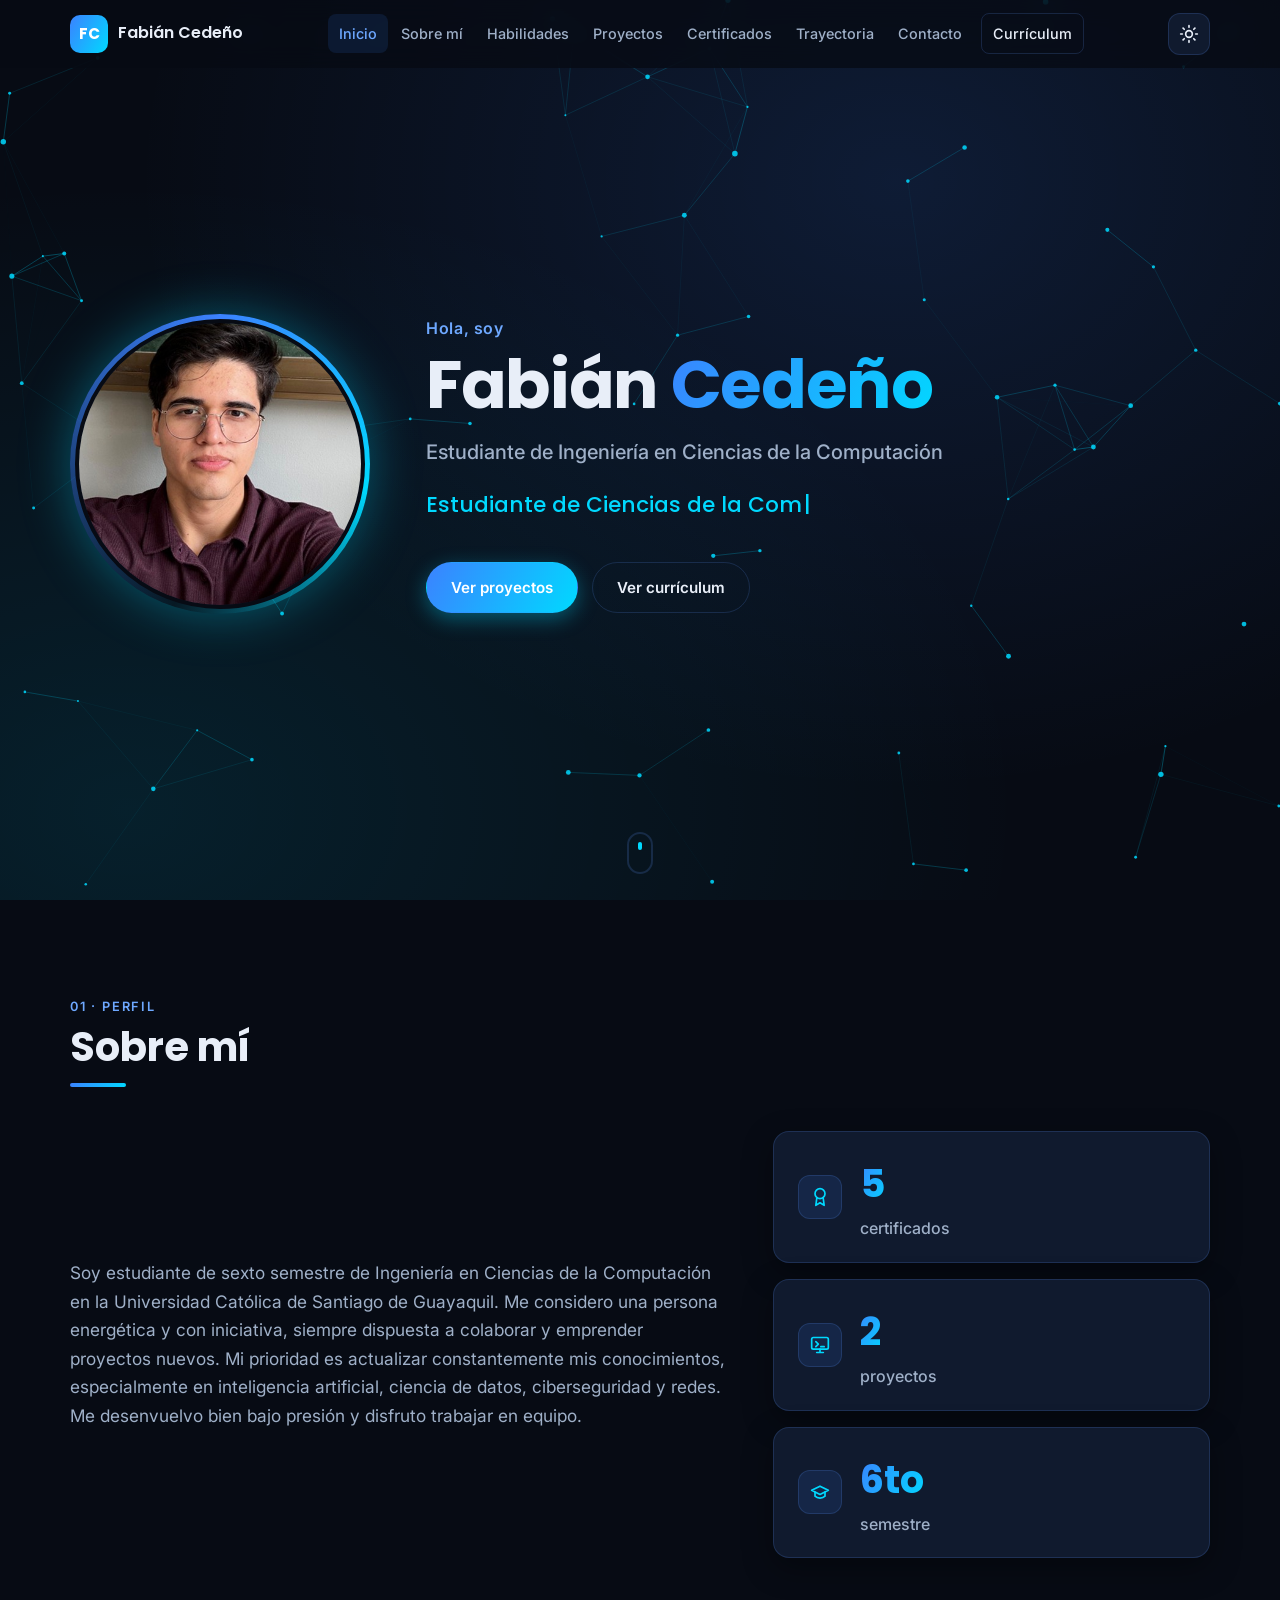
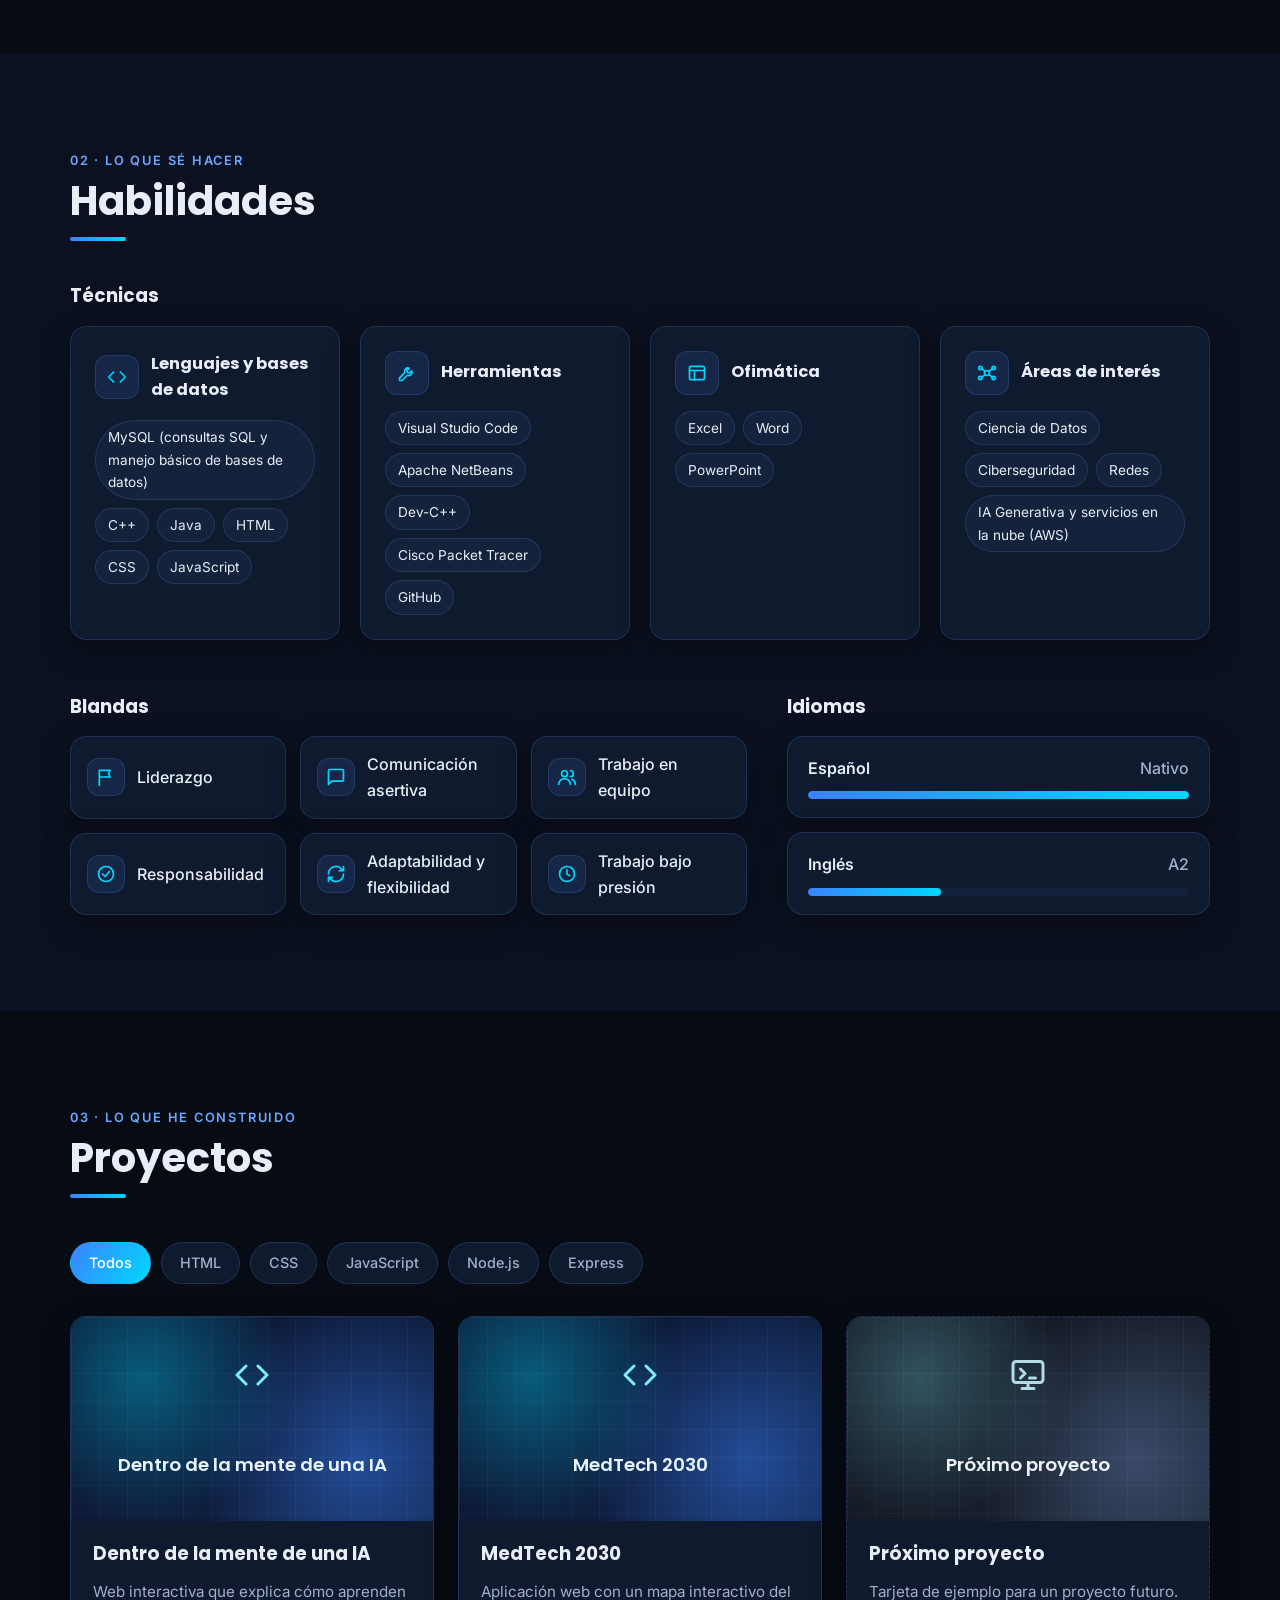
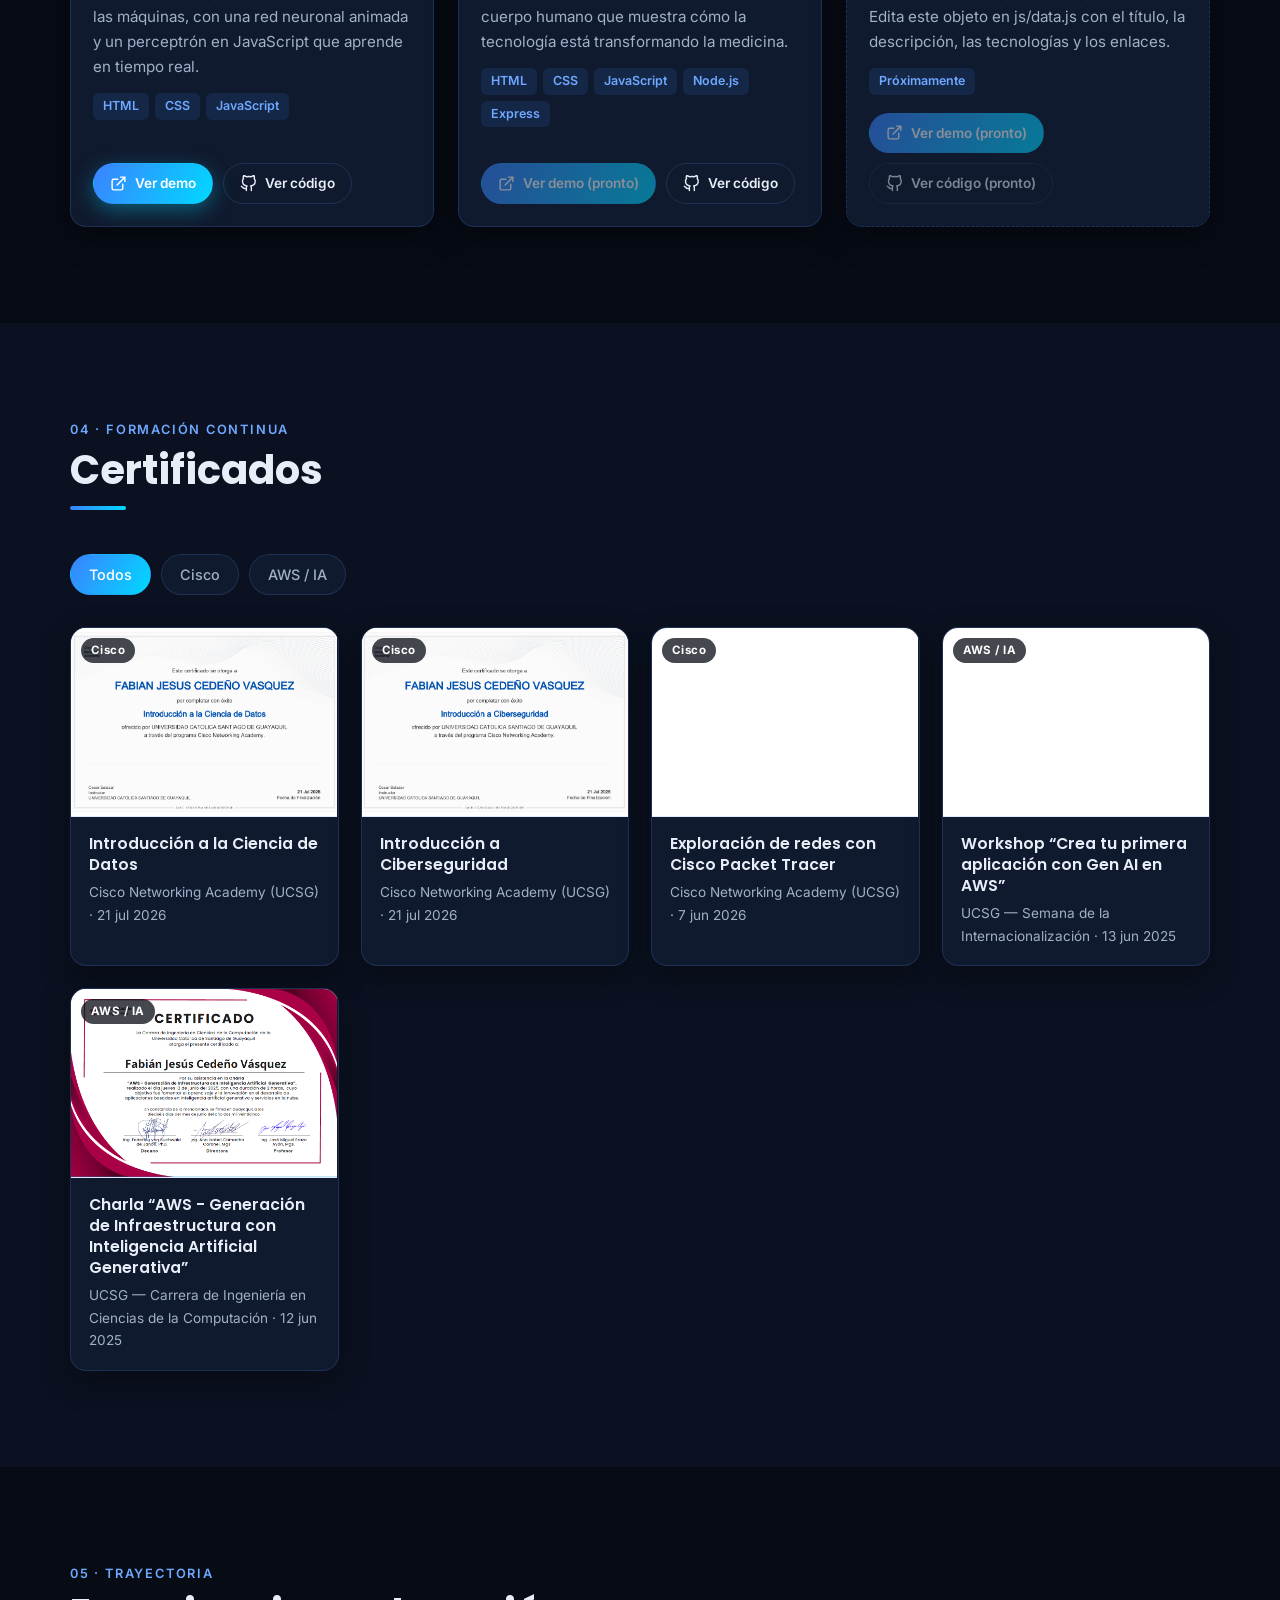
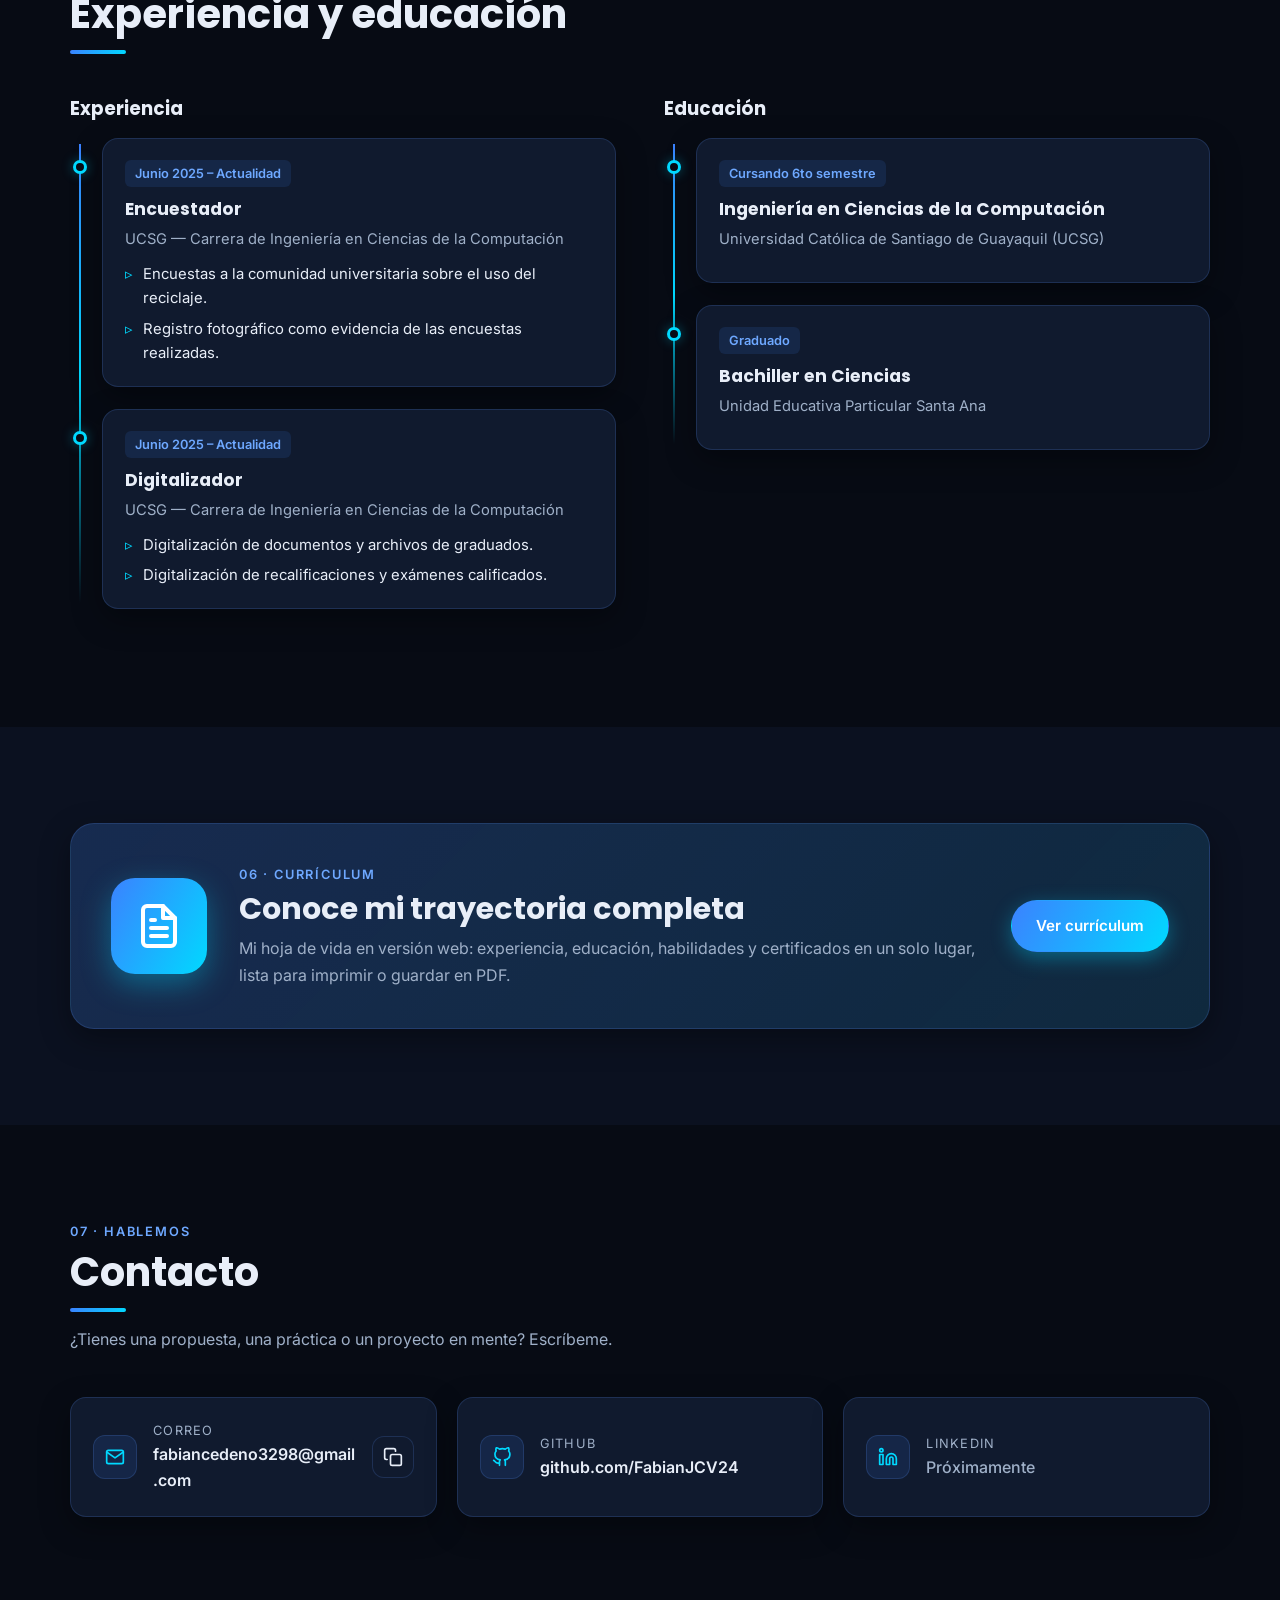
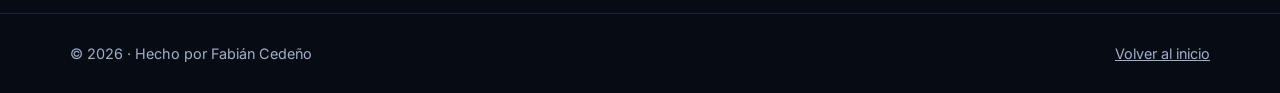
<file: index.html>
<!DOCTYPE html>
<html lang="es" data-theme="dark">
<head>
  <meta charset="UTF-8">
  <meta name="viewport" content="width=device-width, initial-scale=1">
  <title>Fabián Cedeño | Portafolio</title>
  <meta name="description" content="Portafolio de Fabián Cedeño, estudiante de Ingeniería en Ciencias de la Computación: proyectos, certificados, habilidades y contacto.">
  <meta name="theme-color" content="#070b14">

  <!-- Aplica el tema guardado antes de pintar la página (evita parpadeo) -->
  <script>
    try {
      var t = localStorage.getItem("fc-tema");
      if (t === "light" || t === "dark") document.documentElement.setAttribute("data-theme", t);
    } catch (e) { /* almacenamiento no disponible: se usa el tema oscuro */ }
  </script>

  <link rel="preconnect" href="https://fonts.googleapis.com">
  <link rel="preconnect" href="https://fonts.gstatic.com" crossorigin>
  <link href="https://fonts.googleapis.com/css2?family=Inter:wght@400;500;600&family=Poppins:wght@500;600;700&display=swap" rel="stylesheet">
  <link rel="stylesheet" href="css/styles.css">
</head>
<body>
  <a class="skip-link" href="#contenido">Saltar al contenido</a>

  <!-- ================= Barra de navegación fija ================= -->
  <header class="navbar" id="navbar">
    <nav class="navbar__inner container" aria-label="Principal">
      <a class="navbar__logo" href="#inicio" aria-label="Fabián Cedeño, ir al inicio">
        <span class="logo-mark">FC</span><span class="navbar__logo-text">Fabián Cedeño</span>
      </a>

      <ul class="navbar__links" id="menu">
        <li><a href="#inicio" class="nav-link">Inicio</a></li>
        <li><a href="#sobre-mi" class="nav-link">Sobre mí</a></li>
        <li><a href="#habilidades" class="nav-link">Habilidades</a></li>
        <li><a href="#proyectos" class="nav-link">Proyectos</a></li>
        <li><a href="#certificados" class="nav-link">Certificados</a></li>
        <li><a href="#trayectoria" class="nav-link">Trayectoria</a></li>
        <li><a href="#contacto" class="nav-link">Contacto</a></li>
        <li><a href="cv.html" class="nav-link nav-link--cv">Currículum</a></li>
      </ul>

      <div class="navbar__actions">
        <button class="icon-btn theme-toggle" type="button" aria-label="Cambiar a modo claro">
          <svg class="icon-sun" viewBox="0 0 24 24" aria-hidden="true"><circle cx="12" cy="12" r="4"/><path d="M12 2v2M12 20v2M4.9 4.9l1.4 1.4M17.7 17.7l1.4 1.4M2 12h2M20 12h2M4.9 19.1l1.4-1.4M17.7 6.3l1.4-1.4"/></svg>
          <svg class="icon-moon" viewBox="0 0 24 24" aria-hidden="true"><path d="M21 12.8A9 9 0 1 1 11.2 3a7 7 0 0 0 9.8 9.8z"/></svg>
        </button>
        <button class="icon-btn navbar__toggle" id="menu-toggle" type="button" aria-label="Abrir menú" aria-expanded="false" aria-controls="menu">
          <span class="burger" aria-hidden="true"><span></span><span></span><span></span></span>
        </button>
      </div>
    </nav>
  </header>

  <main id="contenido">
    <!-- ================= 1. Hero ================= -->
    <section class="hero" id="inicio" aria-labelledby="hero-nombre">
      <canvas class="hero__canvas" id="red-nodos" aria-hidden="true"></canvas>
      <div class="hero__content container">
        <div class="hero__photo">
          <div class="photo-ring">
            <div class="photo-frame" id="hero-foto"></div>
          </div>
        </div>
        <div class="hero__text">
          <p class="hero__greeting">Hola, soy</p>
          <h1 class="hero__name" id="hero-nombre"></h1>
          <p class="hero__title" id="hero-titulo"></p>
          <p class="hero__typing">
            <span class="sr-only" id="frases-sr"></span>
            <span aria-hidden="true"><span id="typing-text"></span><span class="cursor">|</span></span>
          </p>
          <div class="hero__buttons">
            <a href="#proyectos" class="btn btn--primary">Ver proyectos</a>
            <a href="cv.html" class="btn btn--ghost">Ver currículum</a>
          </div>
        </div>
      </div>
      <a href="#sobre-mi" class="hero__scroll" aria-label="Bajar a Sobre mí"><span></span></a>
    </section>

    <!-- ================= 2. Sobre mí ================= -->
    <section class="section" id="sobre-mi" aria-labelledby="t-sobre">
      <div class="container">
        <header class="section__head reveal">
          <p class="section__kicker">01 · Perfil</p>
          <h2 class="section__title" id="t-sobre">Sobre mí</h2>
        </header>
        <div class="about">
          <p class="about__text reveal" id="sobre-texto"></p>
          <ul class="stats reveal" id="estadisticas"></ul>
        </div>
      </div>
    </section>

    <!-- ================= 3. Habilidades ================= -->
    <section class="section section--alt" id="habilidades" aria-labelledby="t-hab">
      <div class="container">
        <header class="section__head reveal">
          <p class="section__kicker">02 · Lo que sé hacer</p>
          <h2 class="section__title" id="t-hab">Habilidades</h2>
        </header>

        <h3 class="subhead reveal">Técnicas</h3>
        <div class="skills-grid" id="hab-tecnicas"></div>

        <div class="skills-bottom">
          <div>
            <h3 class="subhead reveal">Blandas</h3>
            <ul class="soft-grid" id="hab-blandas"></ul>
          </div>
          <div>
            <h3 class="subhead reveal">Idiomas</h3>
            <ul class="lang-list" id="idiomas"></ul>
          </div>
        </div>
      </div>
    </section>

    <!-- ================= 4. Proyectos ================= -->
    <section class="section" id="proyectos" aria-labelledby="t-proy">
      <div class="container">
        <header class="section__head reveal">
          <p class="section__kicker">03 · Lo que he construido</p>
          <h2 class="section__title" id="t-proy">Proyectos</h2>
        </header>
        <div class="filters reveal" id="filtros-proyectos" role="group" aria-label="Filtrar proyectos por tecnología"></div>
        <div class="projects-grid" id="lista-proyectos"></div>
      </div>
    </section>

    <!-- ================= 5. Certificados ================= -->
    <section class="section section--alt" id="certificados" aria-labelledby="t-cert">
      <div class="container">
        <header class="section__head reveal">
          <p class="section__kicker">04 · Formación continua</p>
          <h2 class="section__title" id="t-cert">Certificados</h2>
        </header>
        <div class="filters reveal" id="filtros-certificados" role="group" aria-label="Filtrar certificados"></div>
        <ul class="certs-grid" id="lista-certificados"></ul>
      </div>
    </section>

    <!-- ================= 6. Experiencia y educación ================= -->
    <section class="section" id="trayectoria" aria-labelledby="t-tray">
      <div class="container">
        <header class="section__head reveal">
          <p class="section__kicker">05 · Trayectoria</p>
          <h2 class="section__title" id="t-tray">Experiencia y educación</h2>
        </header>
        <div class="timelines">
          <div>
            <h3 class="subhead reveal">Experiencia</h3>
            <ol class="timeline" id="linea-experiencia"></ol>
          </div>
          <div>
            <h3 class="subhead reveal">Educación</h3>
            <ol class="timeline" id="linea-educacion"></ol>
          </div>
        </div>
      </div>
    </section>

    <!-- ================= 7. Currículum ================= -->
    <section class="section section--alt" id="curriculum" aria-labelledby="t-cv">
      <div class="container">
        <div class="cv-card reveal">
          <div class="cv-card__icon" aria-hidden="true">
            <svg viewBox="0 0 24 24"><path d="M14 2H6a2 2 0 0 0-2 2v16a2 2 0 0 0 2 2h12a2 2 0 0 0 2-2V8z"/><path d="M14 2v6h6M8 13h8M8 17h8M8 9h2"/></svg>
          </div>
          <div class="cv-card__text">
            <p class="section__kicker">06 · Currículum</p>
            <h2 class="cv-card__title" id="t-cv">Conoce mi trayectoria completa</h2>
            <p>Mi hoja de vida en versión web: experiencia, educación, habilidades y certificados en un solo lugar, lista para imprimir o guardar en PDF.</p>
          </div>
          <a href="cv.html" class="btn btn--primary">Ver currículum</a>
        </div>
      </div>
    </section>

    <!-- ================= 8. Contacto ================= -->
    <section class="section" id="contacto" aria-labelledby="t-cont">
      <div class="container">
        <header class="section__head reveal">
          <p class="section__kicker">07 · Hablemos</p>
          <h2 class="section__title" id="t-cont">Contacto</h2>
          <p class="section__lead">¿Tienes una propuesta, una práctica o un proyecto en mente? Escríbeme.</p>
        </header>
        <div class="contact-grid" id="contacto-lista"></div>
      </div>
    </section>
  </main>

  <!-- ================= 9. Footer ================= -->
  <footer class="footer">
    <div class="container footer__inner">
      <p>© <span id="anio"></span> · Hecho por Fabián Cedeño</p>
      <a href="#inicio" class="footer__top">Volver al inicio</a>
    </div>
  </footer>

  <!-- Botón volver arriba -->
  <button class="back-to-top" id="volver-arriba" type="button" aria-label="Volver arriba">
    <svg viewBox="0 0 24 24" aria-hidden="true"><path d="M12 19V5M5 12l7-7 7 7"/></svg>
  </button>

  <!-- Aviso temporal (ej. "Correo copiado") -->
  <div class="toast" id="toast" role="status" aria-live="polite"></div>

  <!-- Lightbox de certificados -->
  <dialog class="lightbox" id="lightbox" aria-labelledby="lb-titulo">
    <div class="lightbox__box">
      <button class="icon-btn lightbox__close" type="button" id="lb-cerrar" aria-label="Cerrar">
        <svg viewBox="0 0 24 24" aria-hidden="true"><path d="M18 6 6 18M6 6l12 12"/></svg>
      </button>
      <div class="lightbox__media" id="lb-media"></div>
      <div class="lightbox__info">
        <h3 id="lb-titulo"></h3>
        <dl id="lb-datos"></dl>
        <div class="lightbox__nav">
          <button class="btn btn--ghost btn--sm" type="button" id="lb-prev" aria-label="Certificado anterior">← Anterior</button>
          <span id="lb-contador" class="lightbox__count"></span>
          <button class="btn btn--ghost btn--sm" type="button" id="lb-next" aria-label="Certificado siguiente">Siguiente →</button>
        </div>
      </div>
    </div>
  </dialog>

  <script src="js/data.js"></script>
  <script src="js/main.js"></script>
</body>
</html>
</file>
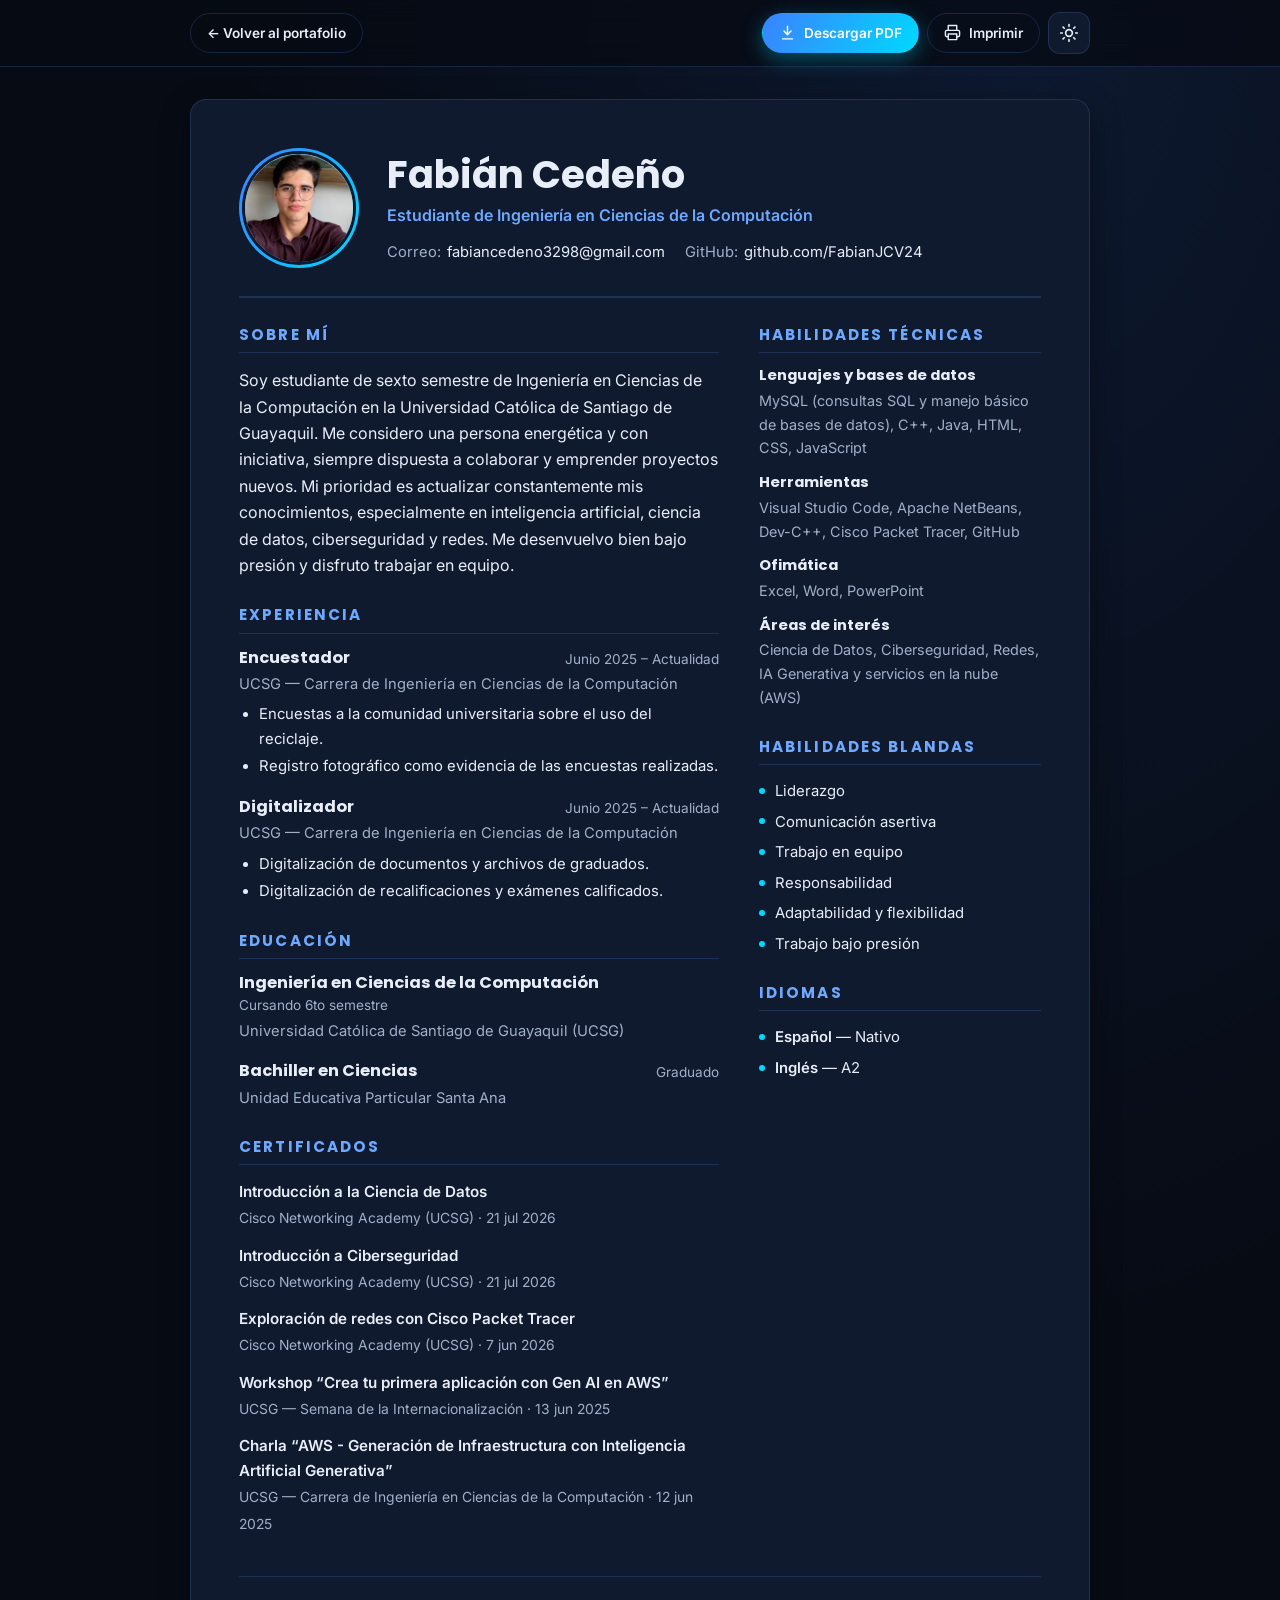
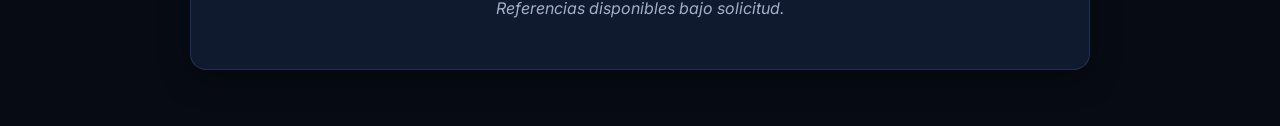
<file: cv.html>
<!DOCTYPE html>
<html lang="es" data-theme="dark">
<head>
  <meta charset="UTF-8">
  <meta name="viewport" content="width=device-width, initial-scale=1">
  <title>Currículum | Fabián Cedeño</title>
  <meta name="description" content="Hoja de vida de Fabián Cedeño, estudiante de Ingeniería en Ciencias de la Computación.">
  <meta name="theme-color" content="#070b14">

  <!-- Mismo tema que el portafolio (se comparte por localStorage) -->
  <script>
    try {
      var t = localStorage.getItem("fc-tema");
      if (t === "light" || t === "dark") document.documentElement.setAttribute("data-theme", t);
    } catch (e) { /* almacenamiento no disponible: se usa el tema oscuro */ }
  </script>

  <link rel="preconnect" href="https://fonts.googleapis.com">
  <link rel="preconnect" href="https://fonts.gstatic.com" crossorigin>
  <link href="https://fonts.googleapis.com/css2?family=Inter:wght@400;500;600&family=Poppins:wght@500;600;700&display=swap" rel="stylesheet">
  <link rel="stylesheet" href="css/styles.css">
  <link rel="stylesheet" href="css/cv.css">
</head>
<body class="cv-page">
  <!-- Barra de acciones (no se imprime) -->
  <header class="cv-toolbar">
    <div class="cv-toolbar__inner">
      <a href="index.html" class="btn btn--ghost btn--sm">← Volver al portafolio</a>
      <div class="cv-toolbar__actions">
        <a href="assets/cv/CV-Fabian-Cedeno.pdf" download class="btn btn--primary btn--sm" id="btn-descargar">
          <svg viewBox="0 0 24 24" aria-hidden="true"><path d="M12 3v12M7 10l5 5 5-5M5 21h14"/></svg>
          Descargar PDF
        </a>
        <button type="button" class="btn btn--ghost btn--sm" id="btn-imprimir">
          <svg viewBox="0 0 24 24" aria-hidden="true"><path d="M6 9V2h12v7M6 18H4a2 2 0 0 1-2-2v-5a2 2 0 0 1 2-2h16a2 2 0 0 1 2 2v5a2 2 0 0 1-2 2h-2"/><rect x="6" y="14" width="12" height="8"/></svg>
          Imprimir
        </button>
        <button class="icon-btn theme-toggle" type="button" aria-label="Cambiar a modo claro">
          <svg class="icon-sun" viewBox="0 0 24 24" aria-hidden="true"><circle cx="12" cy="12" r="4"/><path d="M12 2v2M12 20v2M4.9 4.9l1.4 1.4M17.7 17.7l1.4 1.4M2 12h2M20 12h2M4.9 19.1l1.4-1.4M17.7 6.3l1.4-1.4"/></svg>
          <svg class="icon-moon" viewBox="0 0 24 24" aria-hidden="true"><path d="M21 12.8A9 9 0 1 1 11.2 3a7 7 0 0 0 9.8 9.8z"/></svg>
        </button>
      </div>
    </div>
  </header>

  <!-- Hoja de vida (se construye desde data.js) -->
  <main class="cv-sheet" id="cv">
    <header class="cv-header">
      <div class="cv-header__photo" id="cv-foto"></div>
      <div>
        <h1 class="cv-header__name" id="cv-nombre"></h1>
        <p class="cv-header__title" id="cv-titulo"></p>
        <ul class="cv-header__contact" id="cv-contacto"></ul>
      </div>
    </header>

    <div class="cv-body">
      <div class="cv-main">
        <section class="cv-section" aria-labelledby="cv-t-sobre">
          <h2 id="cv-t-sobre">Sobre mí</h2>
          <p id="cv-sobre"></p>
        </section>
        <section class="cv-section" aria-labelledby="cv-t-exp">
          <h2 id="cv-t-exp">Experiencia</h2>
          <div id="cv-experiencia"></div>
        </section>
        <section class="cv-section" aria-labelledby="cv-t-edu">
          <h2 id="cv-t-edu">Educación</h2>
          <div id="cv-educacion"></div>
        </section>
        <section class="cv-section" aria-labelledby="cv-t-cert">
          <h2 id="cv-t-cert">Certificados</h2>
          <ul class="cv-certs" id="cv-certificados"></ul>
        </section>
      </div>

      <aside class="cv-side">
        <section class="cv-section" aria-labelledby="cv-t-tec">
          <h2 id="cv-t-tec">Habilidades técnicas</h2>
          <div id="cv-tecnicas"></div>
        </section>
        <section class="cv-section" aria-labelledby="cv-t-bla">
          <h2 id="cv-t-bla">Habilidades blandas</h2>
          <ul class="cv-list" id="cv-blandas"></ul>
        </section>
        <section class="cv-section" aria-labelledby="cv-t-idi">
          <h2 id="cv-t-idi">Idiomas</h2>
          <ul class="cv-list" id="cv-idiomas"></ul>
        </section>
      </aside>
    </div>

    <p class="cv-footer">Referencias disponibles bajo solicitud.</p>
  </main>

  <div class="toast" id="toast" role="status" aria-live="polite"></div>

  <script src="js/data.js"></script>
  <script src="js/cv.js"></script>
</body>
</html>
</file>
<file: css/styles.css>
/* ==========================================================================
   styles.css — Estilos del portafolio (index.html)
   También define las variables de tema que reutiliza cv.css.
   ========================================================================== */

/* ---------- 1. Variables de tema ---------- */
:root,
:root[data-theme="dark"] {
  --bg: #070b14;
  --bg-alt: #0b1120;
  --surface: #101a2e;
  --surface-2: #15223b;
  --border: rgba(96, 150, 255, 0.18);
  --text: #e8eef8;
  --muted: #9fb0c8;
  --accent: #3b82ff;        /* azul eléctrico */
  --accent-2: #00d9ff;      /* cian */
  --accent-text: #6ea8ff;   /* azul legible sobre fondo oscuro */
  --on-accent: #ffffff;
  --glow: rgba(0, 217, 255, 0.35);
  --shadow: 0 10px 30px rgba(0, 0, 0, 0.35);
  --nav-bg: rgba(7, 11, 20, 0.78);
  --node: 0, 217, 255;      /* color RGB de los nodos del canvas */
  color-scheme: dark;
}

:root[data-theme="light"] {
  --bg: #f4f7fc;
  --bg-alt: #e9eff9;
  --surface: #ffffff;
  --surface-2: #eef3fb;
  --border: rgba(30, 80, 180, 0.16);
  --text: #0c1730;
  --muted: #47566f;
  --accent: #1d5fe0;
  --accent-2: #0895b3;
  --accent-text: #1650c4;
  --on-accent: #ffffff;
  --glow: rgba(29, 95, 224, 0.25);
  --shadow: 0 10px 30px rgba(20, 40, 90, 0.10);
  --nav-bg: rgba(244, 247, 252, 0.85);
  --node: 29, 95, 224;
  color-scheme: light;
}

:root {
  --radius: 16px;
  --radius-sm: 10px;
  --font-body: "Inter", system-ui, -apple-system, "Segoe UI", Roboto, sans-serif;
  --font-head: "Poppins", "Inter", system-ui, sans-serif;
  --nav-h: 68px;
  --grad: linear-gradient(120deg, var(--accent), var(--accent-2));
}

/* ---------- 2. Base ---------- */
*, *::before, *::after { box-sizing: border-box; }

html { scroll-behavior: smooth; scroll-padding-top: calc(var(--nav-h) + 12px); }

body {
  margin: 0;
  font-family: var(--font-body);
  font-size: 1rem;
  line-height: 1.65;
  color: var(--text);
  background: var(--bg);
  overflow-x: hidden;
  transition: background-color 0.3s, color 0.3s;
}

img { max-width: 100%; display: block; }
a { color: var(--accent-text); }
h1, h2, h3 { font-family: var(--font-head); line-height: 1.2; margin: 0; }
ul, ol { margin: 0; padding: 0; list-style: none; }
button { font: inherit; }

svg { width: 1.25em; height: 1.25em; fill: none; stroke: currentColor; stroke-width: 2; stroke-linecap: round; stroke-linejoin: round; }

:focus-visible { outline: 3px solid var(--accent-2); outline-offset: 3px; border-radius: 6px; }

.container { width: min(1140px, 100% - 32px); margin-inline: auto; }

.sr-only {
  position: absolute; width: 1px; height: 1px; padding: 0; margin: -1px;
  overflow: hidden; clip: rect(0 0 0 0); white-space: nowrap; border: 0;
}

.skip-link {
  position: absolute; left: 12px; top: -60px; z-index: 200;
  background: var(--accent); color: var(--on-accent); padding: 10px 16px; border-radius: 8px;
  text-decoration: none; font-weight: 600;
}
.skip-link:focus { top: 12px; }

/* ---------- 3. Botones ---------- */
.btn {
  display: inline-flex; align-items: center; justify-content: center; gap: 8px;
  padding: 12px 24px; border-radius: 999px; border: 1.5px solid transparent;
  font-weight: 600; font-size: 0.95rem; text-decoration: none; cursor: pointer;
  transition: transform 0.2s, box-shadow 0.2s, background-color 0.2s, color 0.2s, border-color 0.2s;
}
.btn--primary { background: var(--grad); color: var(--on-accent); box-shadow: 0 6px 20px var(--glow); }
.btn--primary:hover { transform: translateY(-2px); box-shadow: 0 10px 28px var(--glow); }
.btn--ghost { background: transparent; color: var(--text); border-color: var(--border); }
.btn--ghost:hover { border-color: var(--accent-2); color: var(--accent-text); transform: translateY(-2px); }
.btn--sm { padding: 8px 16px; font-size: 0.85rem; }
.btn[aria-disabled="true"], .btn:disabled {
  opacity: 0.5; cursor: not-allowed; pointer-events: none; transform: none; box-shadow: none;
}

.icon-btn {
  display: inline-grid; place-items: center; width: 42px; height: 42px;
  border-radius: 12px; border: 1px solid var(--border); background: var(--surface);
  color: var(--text); cursor: pointer; transition: border-color 0.2s, color 0.2s;
}
.icon-btn:hover { border-color: var(--accent-2); color: var(--accent-text); }

/* Ícono de sol/luna según el tema */
.theme-toggle .icon-sun { display: block; }
.theme-toggle .icon-moon { display: none; }
[data-theme="light"] .theme-toggle .icon-sun { display: none; }
[data-theme="light"] .theme-toggle .icon-moon { display: block; }

/* ---------- 4. Navbar ---------- */
.navbar {
  position: fixed; inset: 0 0 auto 0; z-index: 100; height: var(--nav-h);
  background: var(--nav-bg); backdrop-filter: blur(12px); -webkit-backdrop-filter: blur(12px);
  border-bottom: 1px solid transparent; transition: border-color 0.3s, background-color 0.3s;
}
.navbar.is-scrolled { border-bottom-color: var(--border); }
.navbar__inner { height: 100%; display: flex; align-items: center; justify-content: space-between; gap: 16px; }

.navbar__logo { display: flex; align-items: center; gap: 10px; text-decoration: none; color: var(--text); font-family: var(--font-head); font-weight: 600; }
.logo-mark {
  display: grid; place-items: center; width: 38px; height: 38px; border-radius: 10px;
  background: var(--grad); color: #fff; font-weight: 700; font-size: 0.95rem;
}

.navbar__links { display: flex; align-items: center; gap: 2px; }
.nav-link {
  display: block; padding: 8px 11px; border-radius: 8px; color: var(--muted);
  text-decoration: none; font-size: 0.9rem; font-weight: 500; transition: color 0.2s, background-color 0.2s;
}
.nav-link:hover { color: var(--text); }
.nav-link.is-active { color: var(--accent-text); background: rgba(59, 130, 255, 0.12); }
.nav-link--cv { color: var(--text); border: 1px solid var(--border); margin-left: 6px; }
.nav-link--cv:hover { border-color: var(--accent-2); }

.navbar__actions { display: flex; gap: 8px; }
.navbar__toggle { display: none; }

.burger { position: relative; width: 20px; height: 14px; display: block; }
.burger span {
  position: absolute; left: 0; width: 100%; height: 2px; border-radius: 2px; background: currentColor;
  transition: transform 0.3s, opacity 0.2s;
}
.burger span:nth-child(1) { top: 0; }
.burger span:nth-child(2) { top: 6px; }
.burger span:nth-child(3) { top: 12px; }
.navbar__toggle[aria-expanded="true"] .burger span:nth-child(1) { transform: translateY(6px) rotate(45deg); }
.navbar__toggle[aria-expanded="true"] .burger span:nth-child(2) { opacity: 0; }
.navbar__toggle[aria-expanded="true"] .burger span:nth-child(3) { transform: translateY(-6px) rotate(-45deg); }

/* ---------- 5. Hero ---------- */
.hero {
  position: relative; min-height: 100vh; min-height: 100svh; display: flex; align-items: center;
  padding: calc(var(--nav-h) + 40px) 0 80px; overflow: hidden;
  background: radial-gradient(ellipse at 70% 20%, rgba(59, 130, 255, 0.14), transparent 60%),
              radial-gradient(ellipse at 10% 90%, rgba(0, 217, 255, 0.10), transparent 55%);
}
.hero__canvas { position: absolute; inset: 0; width: 100%; height: 100%; }
.hero__content {
  position: relative; display: grid; grid-template-columns: auto 1fr; align-items: center; gap: 56px;
}

/* Foto circular con borde brillante animado */
.photo-ring {
  position: relative; width: clamp(200px, 26vw, 300px); aspect-ratio: 1; border-radius: 50%; padding: 5px;
  background: conic-gradient(from 0deg, var(--accent), var(--accent-2), transparent 55%, var(--accent));
  animation: girar 6s linear infinite; box-shadow: 0 0 50px var(--glow);
}
.photo-frame {
  width: 100%; height: 100%; border-radius: 50%; overflow: hidden; background: var(--surface);
  border: 4px solid var(--bg); animation: girar 6s linear infinite reverse; /* contrarresta el giro */
}
.photo-frame img { width: 100%; height: 100%; object-fit: cover; transform: scale(1.04); }
.photo-fallback {
  width: 100%; height: 100%; display: grid; place-items: center;
  font-family: var(--font-head); font-size: 4rem; font-weight: 700; color: #fff;
  background: var(--grad);
}
@keyframes girar { to { transform: rotate(360deg); } }

.hero__greeting { margin: 0 0 4px; color: var(--accent-text); font-weight: 600; letter-spacing: 0.04em; }
.hero__name { font-size: clamp(2.4rem, 6vw, 4.2rem); font-weight: 700; letter-spacing: -0.02em; }
.hero__name .grad, .grad {
  background: var(--grad); -webkit-background-clip: text; background-clip: text; color: transparent;
}
.hero__title { margin: 10px 0 0; font-size: clamp(1.05rem, 2vw, 1.25rem); color: var(--muted); font-weight: 500; }
.hero__typing {
  margin: 18px 0 0; min-height: 2em; font-family: var(--font-head); font-weight: 500;
  font-size: clamp(1rem, 2.2vw, 1.35rem); color: var(--text);
}
#typing-text { color: var(--accent-2); }
[data-theme="light"] #typing-text { color: var(--accent-text); }
.cursor { display: inline-block; margin-left: 2px; color: var(--accent-2); animation: parpadeo 1s steps(1) infinite; }
@keyframes parpadeo { 50% { opacity: 0; } }

.hero__buttons { display: flex; flex-wrap: wrap; gap: 14px; margin-top: 32px; }

.hero__scroll {
  position: absolute; left: 50%; bottom: 26px; transform: translateX(-50%);
  width: 26px; height: 42px; border: 2px solid var(--border); border-radius: 14px;
}
.hero__scroll span {
  position: absolute; left: 50%; top: 8px; width: 4px; height: 8px; margin-left: -2px; border-radius: 2px;
  background: var(--accent-2); animation: rueda 1.8s infinite;
}
@keyframes rueda { 0% { opacity: 1; transform: translateY(0); } 100% { opacity: 0; transform: translateY(14px); } }

/* ---------- 6. Secciones ---------- */
.section { padding: 96px 0; }
.section--alt { background: var(--bg-alt); }
.section__head { margin-bottom: 44px; }
.section__kicker {
  margin: 0 0 6px; font-size: 0.8rem; font-weight: 600; letter-spacing: 0.14em; text-transform: uppercase;
  color: var(--accent-text);
}
.section__title { font-size: clamp(1.8rem, 4vw, 2.5rem); }
.section__title::after {
  content: ""; display: block; width: 56px; height: 4px; margin-top: 12px; border-radius: 4px; background: var(--grad);
}
.section__lead { color: var(--muted); max-width: 60ch; margin: 14px 0 0; }
.subhead { font-size: 1.15rem; margin: 0 0 18px; color: var(--text); }

.card {
  background: var(--surface); border: 1px solid var(--border); border-radius: var(--radius);
  box-shadow: var(--shadow); transition: transform 0.25s, border-color 0.25s, box-shadow 0.25s;
}
.card:hover { transform: translateY(-4px); border-color: rgba(0, 217, 255, 0.45); }

/* ---------- 7. Sobre mí ---------- */
.about { display: grid; grid-template-columns: 1.5fr 1fr; gap: 48px; align-items: center; }
.about__text { margin: 0; font-size: 1.08rem; color: var(--muted); }
.stats { display: grid; gap: 16px; }
.stat { display: flex; align-items: center; gap: 18px; padding: 20px 24px; }
.stat__num { font-family: var(--font-head); font-size: 2.4rem; font-weight: 700; min-width: 2.2ch; }
.stat__label { color: var(--muted); font-weight: 500; }

/* ---------- 8. Habilidades ---------- */
.skills-grid { display: grid; grid-template-columns: repeat(auto-fit, minmax(240px, 1fr)); gap: 20px; margin-bottom: 56px; }
.skill-card { padding: 24px; }
.skill-card__head { display: flex; align-items: center; gap: 12px; margin-bottom: 16px; }
.skill-card__head h4 { margin: 0; font-family: var(--font-head); font-size: 1.02rem; }
.icon-badge {
  flex-shrink: 0; display: grid; place-items: center; width: 44px; height: 44px; border-radius: 12px;
  background: rgba(59, 130, 255, 0.12); color: var(--accent-2); border: 1px solid var(--border);
}
[data-theme="light"] .icon-badge { color: var(--accent-text); }
.chips { display: flex; flex-wrap: wrap; gap: 8px; }
.chip {
  padding: 5px 12px; border-radius: 999px; font-size: 0.85rem; background: var(--surface-2);
  border: 1px solid var(--border); color: var(--text);
}

.skills-bottom { display: grid; grid-template-columns: 1.6fr 1fr; gap: 40px; }
.soft-grid { display: grid; grid-template-columns: repeat(auto-fit, minmax(190px, 1fr)); gap: 14px; }
.soft { display: flex; align-items: center; gap: 12px; padding: 14px 16px; font-weight: 500; }
.soft .icon-badge { width: 38px; height: 38px; }

.lang-list { display: grid; gap: 14px; }
.lang { padding: 18px 20px; }
.lang__row { display: flex; justify-content: space-between; margin-bottom: 10px; font-weight: 600; }
.lang__row span:last-child { color: var(--muted); font-weight: 500; }
.bar { height: 8px; border-radius: 8px; background: var(--surface-2); overflow: hidden; }
.bar__fill { height: 100%; width: 0; border-radius: inherit; background: var(--grad); transition: width 1.2s ease; }
.is-visible .bar__fill { width: var(--valor); }

/* ---------- 9. Filtros ---------- */
.filters { display: flex; flex-wrap: wrap; gap: 10px; margin-bottom: 32px; }
.filter-btn {
  padding: 8px 18px; border-radius: 999px; border: 1px solid var(--border); background: var(--surface);
  color: var(--muted); cursor: pointer; font-weight: 500; font-size: 0.9rem; transition: all 0.2s;
}
.filter-btn:hover { color: var(--text); border-color: var(--accent-2); }
.filter-btn[aria-pressed="true"] { background: var(--grad); color: #fff; border-color: transparent; }

/* ---------- 10. Proyectos ---------- */
.projects-grid { display: grid; grid-template-columns: repeat(auto-fill, minmax(300px, 1fr)); gap: 24px; }
.project { display: flex; flex-direction: column; overflow: hidden; }
.project.is-hidden, .cert.is-hidden { display: none; }
.project__media { position: relative; aspect-ratio: 16 / 9; overflow: hidden; background: var(--surface-2); }
.project__media img { width: 100%; height: 100%; object-fit: cover; transition: transform 0.4s; }
.project:hover .project__media img { transform: scale(1.05); }

/* Vista previa generada cuando no hay captura */
.media-fallback {
  position: absolute; inset: 0; display: grid; place-items: center; text-align: center; padding: 16px;
  background:
    radial-gradient(circle at 20% 30%, rgba(0, 217, 255, 0.35), transparent 45%),
    radial-gradient(circle at 80% 70%, rgba(59, 130, 255, 0.45), transparent 50%),
    linear-gradient(135deg, #0b1530, #102347);
  color: #e8f4ff;
}
.media-fallback::before {
  content: ""; position: absolute; inset: 0; opacity: 0.25;
  background-image: linear-gradient(rgba(255,255,255,.15) 1px, transparent 1px),
                    linear-gradient(90deg, rgba(255,255,255,.15) 1px, transparent 1px);
  background-size: 28px 28px;
}
.media-fallback span { position: relative; font-family: var(--font-head); font-weight: 600; font-size: 1.15rem; }
.media-fallback svg { position: relative; width: 36px; height: 36px; margin: 0 auto 8px; display: block; color: #7fe9ff; }

.project__body { display: flex; flex-direction: column; gap: 14px; padding: 22px; flex: 1; }
.project__body h3 { font-size: 1.15rem; }
.project__body p { margin: 0; color: var(--muted); font-size: 0.95rem; }
.tags { display: flex; flex-wrap: wrap; gap: 6px; }
.tag {
  padding: 3px 10px; border-radius: 6px; font-size: 0.78rem; font-weight: 600;
  color: var(--accent-text); background: rgba(59, 130, 255, 0.12);
}
.project__links { display: flex; flex-wrap: wrap; gap: 10px; margin-top: auto; padding-top: 4px; }
.project--ejemplo { border-style: dashed; }
.project--ejemplo .media-fallback { filter: grayscale(0.6); }

/* ---------- 11. Certificados ---------- */
.certs-grid { display: grid; grid-template-columns: repeat(auto-fill, minmax(260px, 1fr)); gap: 22px; }
.cert__btn {
  display: flex; flex-direction: column; width: 100%; height: 100%; padding: 0; text-align: left;
  color: inherit; cursor: zoom-in; overflow: hidden;
}
.cert__thumb { position: relative; aspect-ratio: 1.414; background: #fff; overflow: hidden; border-bottom: 1px solid var(--border); }
.cert__thumb img { width: 100%; height: 100%; object-fit: cover; object-position: top; transition: transform 0.4s; }
.cert__btn:hover .cert__thumb img { transform: scale(1.05); }
.cert__body { padding: 16px 18px 18px; display: grid; gap: 6px; }
.cert__body strong { font-family: var(--font-head); font-weight: 600; font-size: 0.98rem; line-height: 1.35; }
.cert__meta { font-size: 0.85rem; color: var(--muted); }
.cert__badge {
  position: absolute; top: 10px; left: 10px; padding: 3px 10px; border-radius: 999px; font-size: 0.72rem;
  font-weight: 700; letter-spacing: 0.04em; color: #fff; background: rgba(7, 11, 20, 0.75);
}

/* Lightbox (elemento <dialog>) */
.lightbox {
  width: min(980px, 100% - 24px); max-height: calc(100vh - 24px); padding: 0; border: 1px solid var(--border);
  border-radius: var(--radius); background: var(--surface); color: var(--text); box-shadow: 0 30px 80px rgba(0,0,0,.5);
}
.lightbox::backdrop { background: rgba(3, 6, 14, 0.82); backdrop-filter: blur(4px); }
.lightbox[open] { animation: aparecer 0.25s ease; }
@keyframes aparecer { from { opacity: 0; transform: scale(0.96); } }
.lightbox__box { position: relative; display: grid; grid-template-columns: 1.6fr 1fr; }
.lightbox__close { position: absolute; top: 12px; right: 12px; z-index: 2; }
.lightbox__media { position: relative; background: #fff; display: grid; place-items: center; min-height: 260px; }
.lightbox__media img { width: 100%; height: auto; max-height: 80vh; object-fit: contain; }
.lightbox__info { padding: 28px 24px; display: flex; flex-direction: column; gap: 16px; }
.lightbox__info h3 { font-size: 1.2rem; padding-right: 44px; }
.lightbox__info dl { margin: 0; display: grid; gap: 10px; }
.lightbox__info dt { font-size: 0.75rem; letter-spacing: 0.1em; text-transform: uppercase; color: var(--muted); }
.lightbox__info dd { margin: 2px 0 0; font-weight: 500; word-break: break-word; }
.lightbox__nav { margin-top: auto; display: flex; align-items: center; justify-content: space-between; gap: 8px; }
.lightbox__count { color: var(--muted); font-size: 0.85rem; }

/* ---------- 12. Línea de tiempo ---------- */
.timelines { display: grid; grid-template-columns: 1fr 1fr; gap: 48px; }
.timeline { position: relative; padding-left: 32px; }
.timeline::before {
  content: ""; position: absolute; left: 9px; top: 6px; bottom: 6px; width: 2px;
  background: linear-gradient(var(--accent), var(--accent-2), transparent);
  transform-origin: top; transform: scaleY(0); transition: transform 1.2s ease;
}
.timeline.is-visible::before { transform: scaleY(1); }
.timeline__item { position: relative; margin-bottom: 22px; }
.timeline__item::before {
  content: ""; position: absolute; left: -29px; top: 22px; width: 14px; height: 14px; border-radius: 50%;
  background: var(--bg); border: 3px solid var(--accent-2); box-shadow: 0 0 12px var(--glow);
}
.timeline__card { padding: 20px 22px; }
.timeline__date {
  display: inline-block; margin-bottom: 8px; font-size: 0.8rem; font-weight: 600; color: var(--accent-text);
  background: rgba(59, 130, 255, 0.12); padding: 3px 10px; border-radius: 6px;
}
.timeline__card h4 { margin: 0; font-family: var(--font-head); font-size: 1.08rem; }
.timeline__org { margin: 4px 0 10px; color: var(--muted); font-size: 0.92rem; }
.timeline__card ul { display: grid; gap: 6px; }
.timeline__card li { position: relative; padding-left: 18px; font-size: 0.93rem; }
.timeline__card li::before { content: "▹"; position: absolute; left: 0; color: var(--accent-2); }

/* ---------- 13. Tarjeta del currículum ---------- */
.cv-card {
  display: grid; grid-template-columns: auto 1fr auto; align-items: center; gap: 32px;
  padding: 40px; border-radius: 24px; border: 1px solid var(--border);
  background: linear-gradient(135deg, rgba(59, 130, 255, 0.16), rgba(0, 217, 255, 0.08)), var(--surface);
  box-shadow: var(--shadow);
}
.cv-card__icon {
  display: grid; place-items: center; width: 96px; height: 96px; border-radius: 24px;
  background: var(--grad); color: #fff; box-shadow: 0 10px 30px var(--glow);
}
.cv-card__icon svg { width: 48px; height: 48px; }
.cv-card__title { font-size: clamp(1.4rem, 3vw, 1.9rem); margin-bottom: 8px; }
.cv-card__text p:last-child { margin: 0; color: var(--muted); }

/* ---------- 14. Contacto ---------- */
.contact-grid { display: grid; grid-template-columns: repeat(auto-fit, minmax(260px, 1fr)); gap: 20px; }
.contact { display: flex; align-items: center; gap: 16px; padding: 22px; min-width: 0; }
.contact__info { flex: 1; min-width: 0; }
.contact__label { display: block; font-size: 0.8rem; color: var(--muted); text-transform: uppercase; letter-spacing: 0.1em; }
.contact__value { display: block; font-weight: 600; overflow-wrap: anywhere; color: var(--text); text-decoration: none; }
a.contact__value:hover { color: var(--accent-text); }
.contact__value.is-pending { color: var(--muted); font-weight: 500; }

/* ---------- 15. Footer, toast y volver arriba ---------- */
.footer { padding: 28px 0; border-top: 1px solid var(--border); color: var(--muted); font-size: 0.9rem; }
.footer__inner { display: flex; flex-wrap: wrap; justify-content: space-between; align-items: center; gap: 10px; }
.footer p { margin: 0; }
.footer__top { color: var(--muted); }

.back-to-top {
  position: fixed; right: 20px; bottom: 20px; z-index: 90; width: 48px; height: 48px; border-radius: 50%;
  border: 0; background: var(--grad); color: #fff; cursor: pointer; display: grid; place-items: center;
  box-shadow: 0 8px 24px var(--glow); opacity: 0; visibility: hidden; transform: translateY(16px);
  transition: opacity 0.3s, transform 0.3s, visibility 0.3s;
}
.back-to-top.is-shown { opacity: 1; visibility: visible; transform: none; }

.toast {
  position: fixed; left: 50%; bottom: 24px; z-index: 300; transform: translate(-50%, 30px);
  padding: 12px 20px; border-radius: 12px; background: var(--surface); color: var(--text);
  border: 1px solid var(--accent-2); box-shadow: var(--shadow); font-weight: 500;
  opacity: 0; pointer-events: none; transition: opacity 0.3s, transform 0.3s; max-width: calc(100% - 32px);
}
.toast.is-shown { opacity: 1; transform: translate(-50%, 0); }

/* ---------- 16. Animaciones al hacer scroll ---------- */
.reveal { opacity: 0; transform: translateY(28px); transition: opacity 0.7s ease, transform 0.7s ease; }
.reveal.is-visible { opacity: 1; transform: none; }

/* ---------- 17. Responsive ---------- */
@media (max-width: 1080px) {
  .navbar__logo-text { display: none; }
}

@media (max-width: 900px) {
  .navbar__toggle { display: inline-grid; }
  .navbar__links {
    position: fixed; top: var(--nav-h); left: 0; right: 0; flex-direction: column; align-items: stretch; gap: 4px;
    padding: 16px; background: var(--bg); border-bottom: 1px solid var(--border); box-shadow: var(--shadow);
    transform: translateY(-12px); opacity: 0; visibility: hidden; transition: opacity 0.25s, transform 0.25s, visibility 0.25s;
    max-height: calc(100vh - var(--nav-h)); overflow-y: auto;
  }
  .navbar__links.is-open { transform: none; opacity: 1; visibility: visible; }
  .nav-link { padding: 12px 14px; font-size: 1rem; }
  .nav-link--cv { margin: 6px 0 0; text-align: center; }
  .navbar__logo-text { display: inline; }

  .hero__content { grid-template-columns: 1fr; text-align: center; gap: 32px; }
  .hero__photo { display: flex; justify-content: center; }
  .hero__buttons { justify-content: center; }
  .about, .skills-bottom, .timelines { grid-template-columns: 1fr; }
  .about { gap: 32px; }
  .cv-card { grid-template-columns: 1fr; text-align: center; justify-items: center; padding: 32px 24px; }
  .lightbox__box { grid-template-columns: 1fr; }
  .lightbox { overflow-y: auto; }
}

@media (max-width: 520px) {
  .section { padding: 72px 0; }
  .hero__buttons .btn { flex: 1 1 100%; }
  .hero__typing { min-height: 3.2em; } /* reserva dos líneas para que la página no salte */
  .projects-grid, .certs-grid { grid-template-columns: 1fr; }
  .stat { padding: 16px 18px; }
  .lightbox__nav .btn { padding: 8px 12px; }
}

/* Respeta a quien prefiere menos movimiento */
@media (prefers-reduced-motion: reduce) {
  html { scroll-behavior: auto; }
  *, *::before, *::after { animation: none !important; transition: none !important; }
  .reveal { opacity: 1; transform: none; }
  .timeline::before { transform: none; }
}
</file>
<file: css/cv.css>
/* ==========================================================================
   cv.css — Hoja de vida web (cv.html)
   Usa las variables de tema definidas en styles.css.
   ========================================================================== */

.cv-page {
  background:
    radial-gradient(ellipse at 80% 0%, rgba(59, 130, 255, 0.12), transparent 55%),
    var(--bg);
  min-height: 100vh;
}

/* ---------- Barra de acciones ---------- */
.cv-toolbar {
  position: sticky; top: 0; z-index: 50; background: var(--nav-bg);
  backdrop-filter: blur(12px); -webkit-backdrop-filter: blur(12px); border-bottom: 1px solid var(--border);
}
.cv-toolbar__inner {
  width: min(900px, 100% - 32px); margin-inline: auto; padding: 12px 0;
  display: flex; flex-wrap: wrap; align-items: center; justify-content: space-between; gap: 10px;
}
.cv-toolbar__actions { display: flex; flex-wrap: wrap; align-items: center; gap: 8px; }

/* ---------- "Hoja" del documento ---------- */
.cv-sheet {
  width: min(900px, 100% - 32px); margin: 32px auto 56px; padding: 48px;
  background: var(--surface); border: 1px solid var(--border); border-radius: var(--radius);
  box-shadow: var(--shadow);
}

.cv-header {
  display: grid; grid-template-columns: auto 1fr; align-items: center; gap: 28px;
  padding-bottom: 28px; margin-bottom: 28px; border-bottom: 2px solid var(--border);
}
.cv-header__photo {
  width: 120px; height: 120px; border-radius: 50%; overflow: hidden; padding: 3px; background: var(--grad);
}
.cv-header__photo img, .cv-header__photo .photo-fallback {
  width: 100%; height: 100%; border-radius: 50%; object-fit: cover; border: 3px solid var(--surface);
}
.cv-header__photo .photo-fallback { font-size: 2.4rem; }
.cv-header__name { font-size: clamp(1.8rem, 4vw, 2.4rem); }
.cv-header__title { margin: 4px 0 12px; color: var(--accent-text); font-weight: 600; }
.cv-header__contact { display: flex; flex-wrap: wrap; gap: 6px 20px; font-size: 0.92rem; }
.cv-header__contact a { color: var(--text); text-decoration: none; overflow-wrap: anywhere; }
.cv-header__contact a:hover { color: var(--accent-text); text-decoration: underline; }
.cv-header__contact span { color: var(--muted); margin-right: 6px; }

.cv-body { display: grid; grid-template-columns: 1.7fr 1fr; gap: 40px; }
.cv-section { margin-bottom: 28px; }
.cv-section h2 {
  font-size: 0.95rem; letter-spacing: 0.14em; text-transform: uppercase; color: var(--accent-text);
  padding-bottom: 8px; margin-bottom: 14px; border-bottom: 1px solid var(--border);
}
.cv-section p { margin: 0; color: var(--text); }

.cv-item { margin-bottom: 18px; break-inside: avoid; }
.cv-item__head { display: flex; flex-wrap: wrap; justify-content: space-between; gap: 2px 12px; }
.cv-item h3 { font-size: 1.02rem; }
.cv-item__date { font-size: 0.85rem; color: var(--muted); white-space: nowrap; }
.cv-item__org { margin: 2px 0 6px !important; color: var(--muted) !important; font-size: 0.92rem; }
.cv-item ul { list-style: disc; padding-left: 20px; font-size: 0.93rem; }
.cv-item li { margin-bottom: 3px; }

.cv-group { margin-bottom: 14px; break-inside: avoid; }
.cv-group h3 { font-size: 0.92rem; margin-bottom: 4px; }
.cv-group p { font-size: 0.9rem; color: var(--muted) !important; }

.cv-list { display: grid; gap: 6px; font-size: 0.93rem; }
.cv-list li { position: relative; padding-left: 16px; }
.cv-list li::before {
  content: ""; position: absolute; left: 0; top: 0.6em; width: 6px; height: 6px; border-radius: 50%; background: var(--accent-2);
}
.cv-list strong { font-weight: 600; }

.cv-certs { display: grid; gap: 12px; }
.cv-certs li { break-inside: avoid; }
.cv-certs strong { display: block; font-size: 0.95rem; font-weight: 600; }
.cv-certs span { font-size: 0.87rem; color: var(--muted); }

.cv-footer {
  margin: 12px 0 0; padding-top: 18px; border-top: 1px solid var(--border);
  text-align: center; font-style: italic; color: var(--muted);
}

/* ---------- Responsive ---------- */
@media (max-width: 720px) {
  .cv-sheet { padding: 28px 20px; margin-top: 20px; }
  .cv-header { grid-template-columns: 1fr; justify-items: center; text-align: center; gap: 16px; }
  .cv-header__contact { justify-content: center; }
  .cv-body { grid-template-columns: 1fr; gap: 8px; }
  .cv-toolbar__inner { justify-content: center; }
}

/* ---------- Impresión: fondo blanco, sin botones, A4 ---------- */
@page { size: A4; margin: 14mm 14mm 16mm; }

@media print {
  :root, :root[data-theme="dark"], :root[data-theme="light"] {
    --bg: #fff; --surface: #fff; --surface-2: #fff; --text: #111; --muted: #444;
    --accent-text: #1650c4; --accent-2: #1d5fe0; --border: #cfd6e3;
    --grad: linear-gradient(120deg, #1d5fe0, #0895b3);
    color-scheme: light;
  }
  * { animation: none !important; transition: none !important; box-shadow: none !important; }
  html, body, .cv-page { background: #fff !important; color: #111; }
  body { font-size: 10.5pt; line-height: 1.45; }
  .cv-toolbar, .toast { display: none !important; }
  .cv-sheet { width: auto; margin: 0; padding: 0; border: 0; border-radius: 0; }
  .cv-header { padding-bottom: 14px; margin-bottom: 16px; gap: 20px; grid-template-columns: auto 1fr; text-align: left; justify-items: start; }
  .cv-header__photo { width: 90px; height: 90px; -webkit-print-color-adjust: exact; print-color-adjust: exact; }
  .cv-header__name { font-size: 22pt; }
  .cv-header__contact { justify-content: flex-start; }
  .cv-body { grid-template-columns: 1.7fr 1fr; gap: 24px; }
  .cv-section { margin-bottom: 14px; }
  .cv-section h2 { font-size: 10pt; margin-bottom: 8px; padding-bottom: 4px; break-after: avoid; }
  .cv-item { margin-bottom: 10px; }
  .cv-list li::before { -webkit-print-color-adjust: exact; print-color-adjust: exact; }
  a { color: inherit !important; text-decoration: none !important; }
}
</file>
